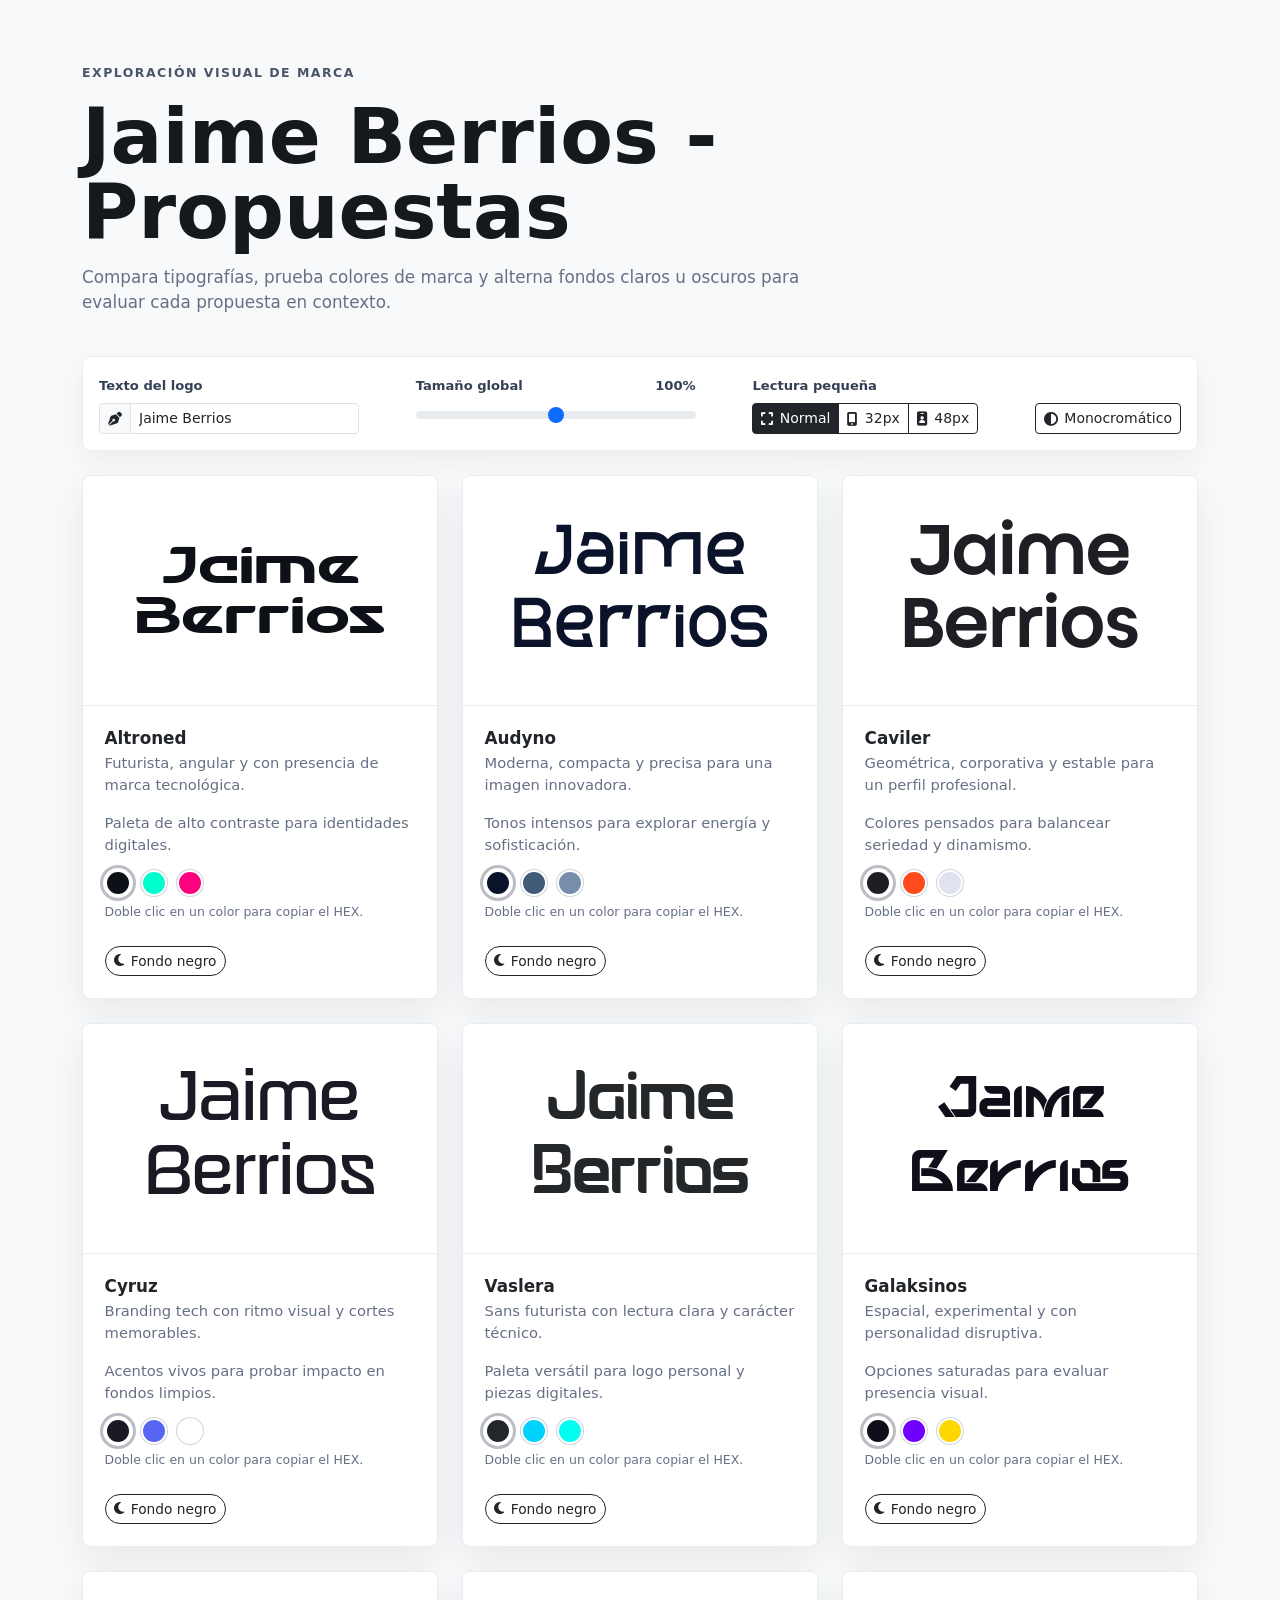
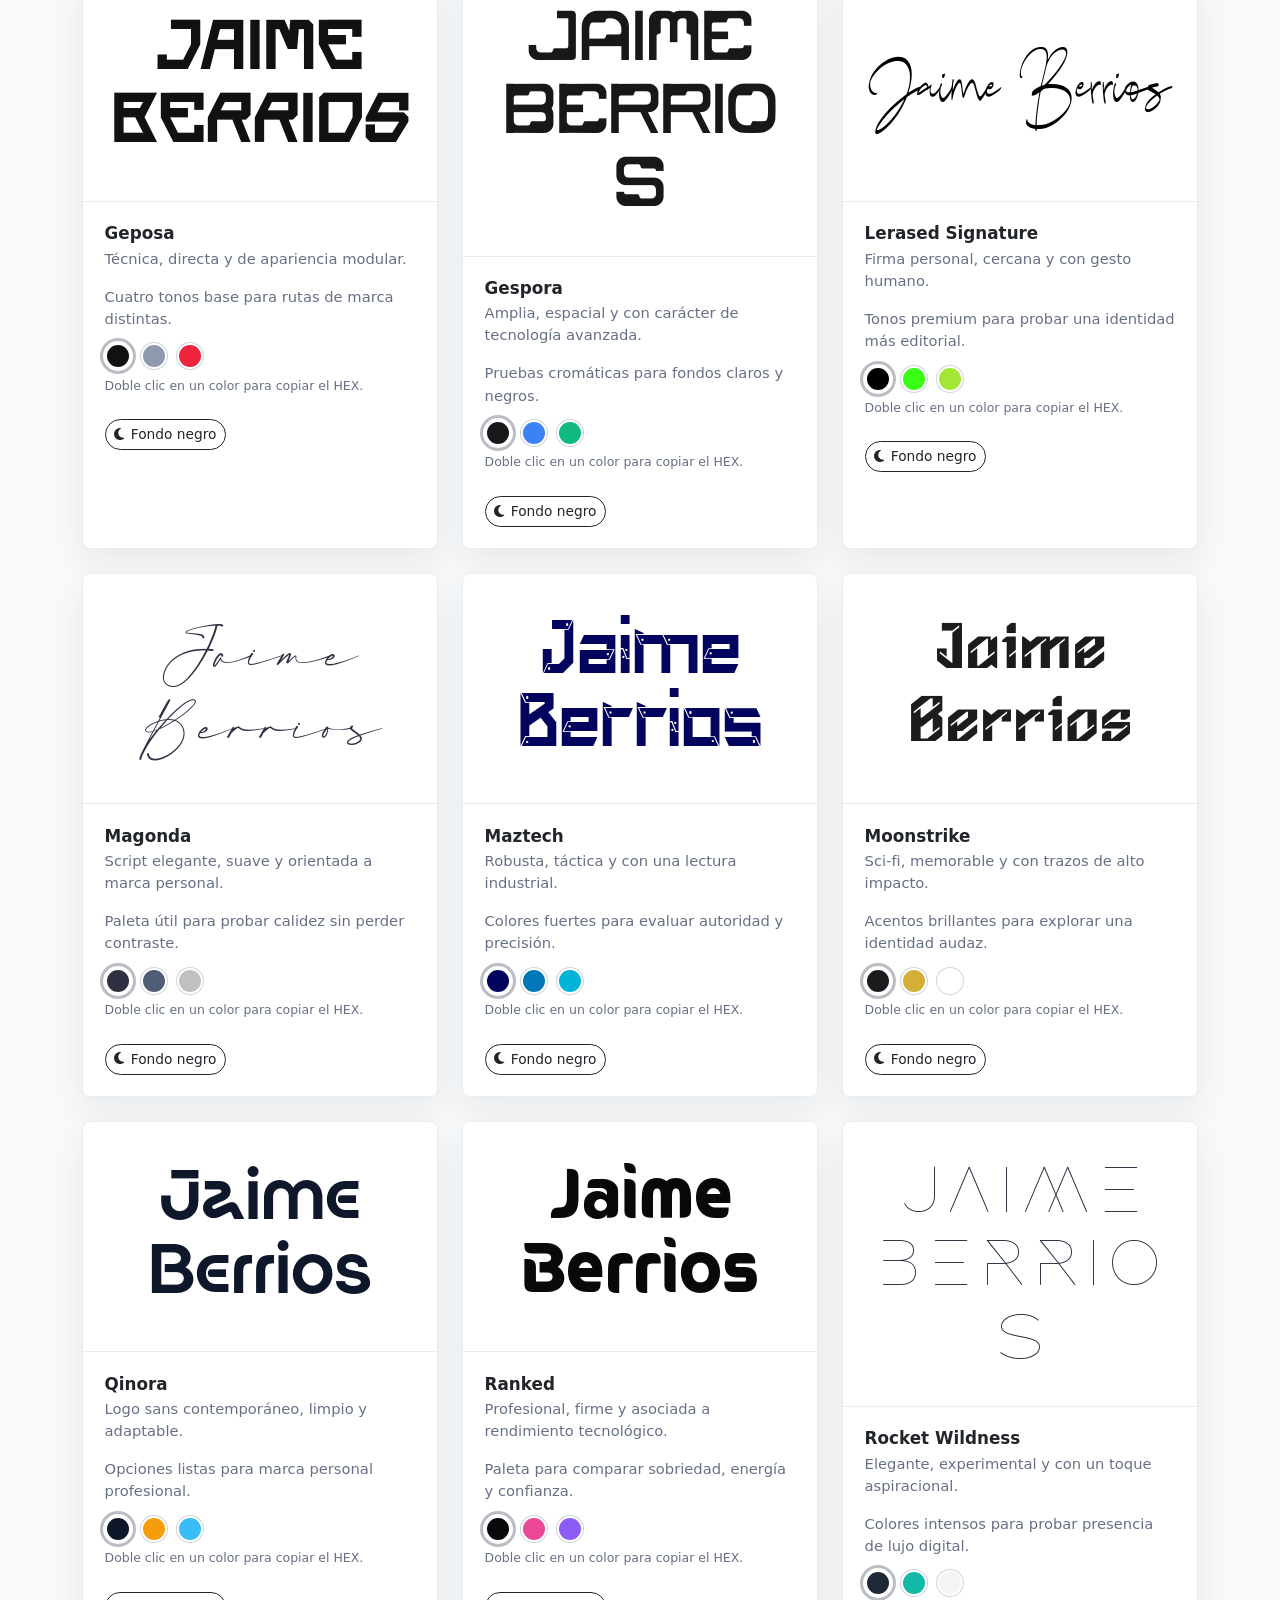
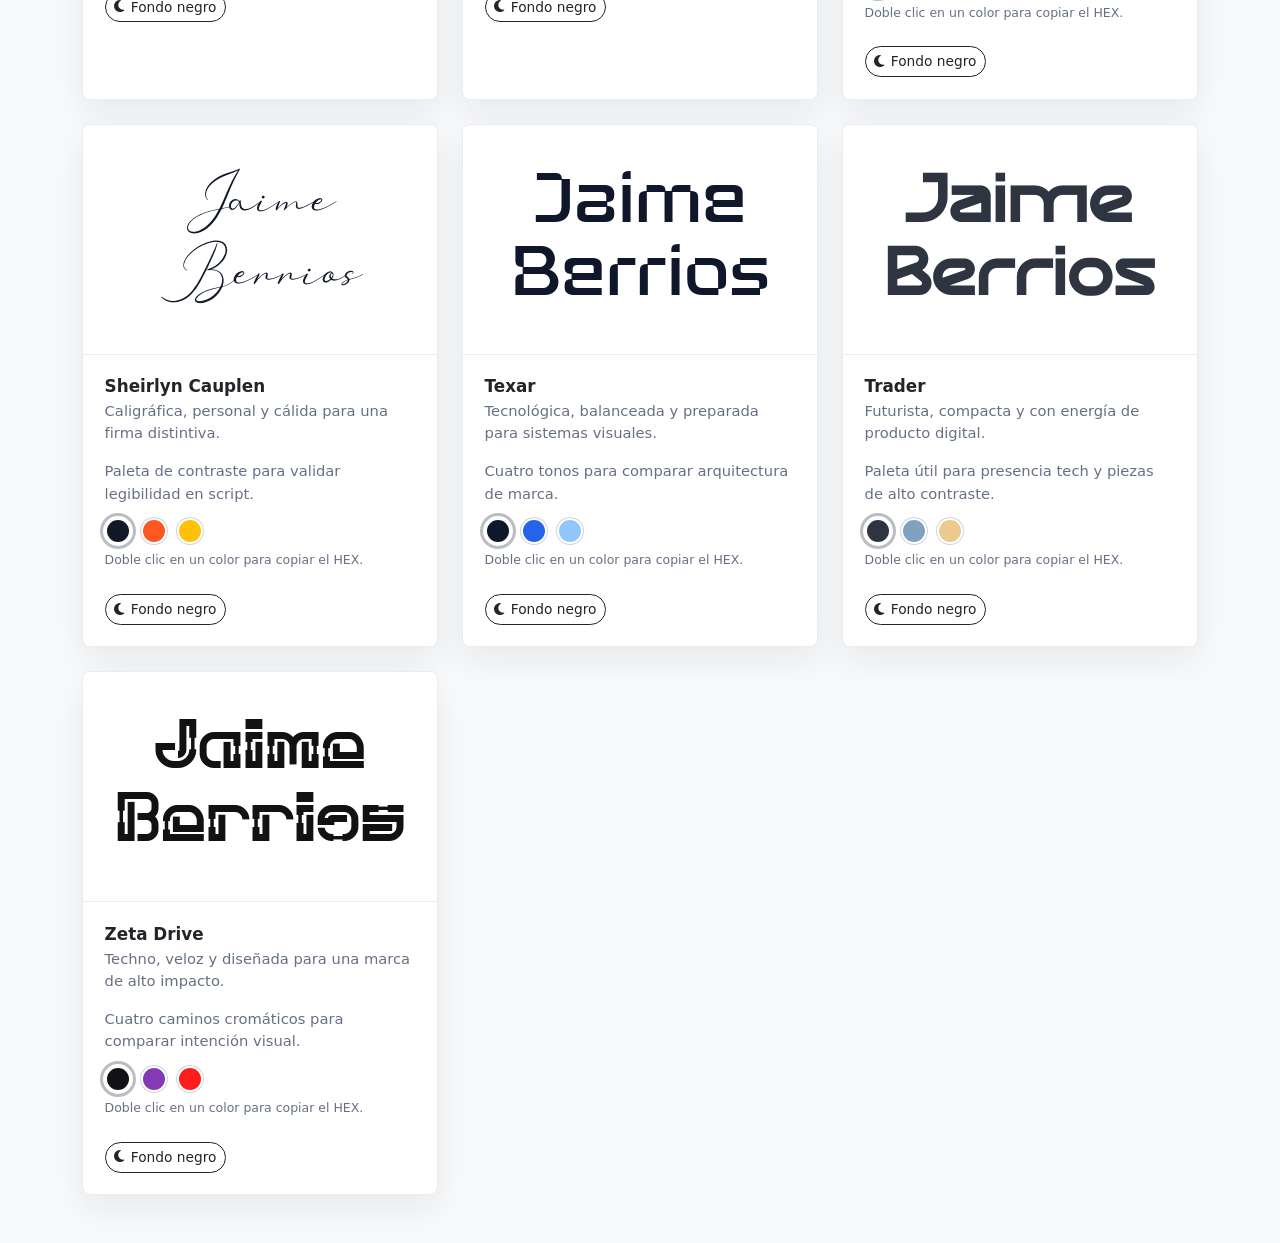
<file: index.html>
﻿<!doctype html>
<html lang="es">
  <head>
    <meta charset="utf-8">
    <meta name="viewport" content="width=device-width, initial-scale=1">
    <title>Jaime Berrios - Propuestas</title>

    <link href="https://cdn.jsdelivr.net/npm/bootstrap@5.3.3/dist/css/bootstrap.min.css" rel="stylesheet">
    <link href="https://cdnjs.cloudflare.com/ajax/libs/font-awesome/6.5.2/css/all.min.css" rel="stylesheet">
    <link href="assets/css/styles.css" rel="stylesheet">

  </head>

  <body>
    <header class="page-header">
      <div class="container">
        <p class="eyebrow mb-3">Exploración visual de marca</p>
        <h1 class="page-title fw-bold mb-3">Jaime Berrios - Propuestas</h1>
        <p class="page-copy mb-0">
          Compara tipografías, prueba colores de marca y alterna fondos claros u oscuros para evaluar cada propuesta en contexto.
        </p>
      </div>
    </header>

    <main class="container pb-5">
      <section class="toolbar mb-4" aria-label="Controles de comparación">
        <div class="d-flex flex-column flex-xl-row align-items-xl-end justify-content-between gap-3">
          <div class="text-control">
            <label class="toolbar-label mb-2" for="logoTextInput">Texto del logo</label>
            <div class="input-group input-group-sm">
              <span class="input-group-text"><i class="fa-solid fa-pen-nib"></i></span>
              <input class="form-control" id="logoTextInput" type="text" value="Jaime Berrios" aria-label="Texto del logo">
            </div>
          </div>

          <div class="size-control">
            <label class="toolbar-label d-flex justify-content-between mb-2" for="logoSize">
              <span>Tamaño global</span>
              <span id="logoSizeValue">100%</span>
            </label>
            <input class="form-range" id="logoSize" type="range" min="80" max="120" value="100" step="5">
          </div>

          <div>
            <p class="toolbar-label mb-2">Lectura pequeña</p>
            <div class="btn-group btn-group-sm" role="group" aria-label="Vista en tamaño pequeño">
              <button class="btn btn-dark small-preview-toggle" type="button" data-small-preview="normal">
                <i class="fa-solid fa-expand"></i>Normal
              </button>
              <button class="btn btn-outline-dark small-preview-toggle" type="button" data-small-preview="32">
                <i class="fa-solid fa-mobile-screen-button"></i>32px
              </button>
              <button class="btn btn-outline-dark small-preview-toggle" type="button" data-small-preview="48">
                <i class="fa-solid fa-id-badge"></i>48px
              </button>
            </div>
          </div>

          <button class="btn btn-outline-dark btn-sm" id="monochromeToggle" type="button" aria-pressed="false">
            <i class="fa-solid fa-circle-half-stroke"></i><span>Monocromático</span>
          </button>
        </div>
      </section>

      <div class="row g-4">
        <div class="col-12 col-md-6 col-xl-4">
          <article class="card proposal-card h-100">
            <div class="logo-stage"><span class="logo-text font-altroned">Jaime Berrios</span></div>
            <div class="controls">
              <h2 class="proposal-title mb-1">Altroned</h2>
              <p class="proposal-description mb-3">Futurista, angular y con presencia de marca tecnológica.</p>
              <p class="palette-note mb-0">Paleta de alto contraste para identidades digitales.</p>
              <div class="swatch-row" aria-label="Colores para Altroned"></div>
              <button class="btn btn-outline-dark btn-sm theme-toggle mt-4" type="button"><i class="fa-solid fa-moon"></i><span>Fondo negro</span></button>
            </div>
          </article>
        </div>

        <div class="col-12 col-md-6 col-xl-4">
          <article class="card proposal-card h-100">
            <div class="logo-stage"><span class="logo-text font-audyno">Jaime Berrios</span></div>
            <div class="controls">
              <h2 class="proposal-title mb-1">Audyno</h2>
              <p class="proposal-description mb-3">Moderna, compacta y precisa para una imagen innovadora.</p>
              <p class="palette-note mb-0">Tonos intensos para explorar energía y sofisticación.</p>
              <div class="swatch-row" aria-label="Colores para Audyno"></div>
              <button class="btn btn-outline-dark btn-sm theme-toggle mt-4" type="button"><i class="fa-solid fa-moon"></i><span>Fondo negro</span></button>
            </div>
          </article>
        </div>

        <div class="col-12 col-md-6 col-xl-4">
          <article class="card proposal-card h-100">
            <div class="logo-stage"><span class="logo-text font-caviler">Jaime Berrios</span></div>
            <div class="controls">
              <h2 class="proposal-title mb-1">Caviler</h2>
              <p class="proposal-description mb-3">Geométrica, corporativa y estable para un perfil profesional.</p>
              <p class="palette-note mb-0">Colores pensados para balancear seriedad y dinamismo.</p>
              <div class="swatch-row" aria-label="Colores para Caviler"></div>
              <button class="btn btn-outline-dark btn-sm theme-toggle mt-4" type="button"><i class="fa-solid fa-moon"></i><span>Fondo negro</span></button>
            </div>
          </article>
        </div>

        <div class="col-12 col-md-6 col-xl-4">
          <article class="card proposal-card h-100">
            <div class="logo-stage"><span class="logo-text font-cyruz">Jaime Berrios</span></div>
            <div class="controls">
              <h2 class="proposal-title mb-1">Cyruz</h2>
              <p class="proposal-description mb-3">Branding tech con ritmo visual y cortes memorables.</p>
              <p class="palette-note mb-0">Acentos vivos para probar impacto en fondos limpios.</p>
              <div class="swatch-row" aria-label="Colores para Cyruz"></div>
              <button class="btn btn-outline-dark btn-sm theme-toggle mt-4" type="button"><i class="fa-solid fa-moon"></i><span>Fondo negro</span></button>
            </div>
          </article>
        </div>

        <div class="col-12 col-md-6 col-xl-4">
          <article class="card proposal-card h-100">
            <div class="logo-stage"><span class="logo-text font-vaslera">Jaime Berrios</span></div>
            <div class="controls">
              <h2 class="proposal-title mb-1">Vaslera</h2>
              <p class="proposal-description mb-3">Sans futurista con lectura clara y carácter técnico.</p>
              <p class="palette-note mb-0">Paleta versátil para logo personal y piezas digitales.</p>
              <div class="swatch-row" aria-label="Colores para Vaslera"></div>
              <button class="btn btn-outline-dark btn-sm theme-toggle mt-4" type="button"><i class="fa-solid fa-moon"></i><span>Fondo negro</span></button>
            </div>
          </article>
        </div>

        <div class="col-12 col-md-6 col-xl-4">
          <article class="card proposal-card h-100">
            <div class="logo-stage"><span class="logo-text font-galaksinos">Jaime Berrios</span></div>
            <div class="controls">
              <h2 class="proposal-title mb-1">Galaksinos</h2>
              <p class="proposal-description mb-3">Espacial, experimental y con personalidad disruptiva.</p>
              <p class="palette-note mb-0">Opciones saturadas para evaluar presencia visual.</p>
              <div class="swatch-row" aria-label="Colores para Galaksinos"></div>
              <button class="btn btn-outline-dark btn-sm theme-toggle mt-4" type="button"><i class="fa-solid fa-moon"></i><span>Fondo negro</span></button>
            </div>
          </article>
        </div>

        <div class="col-12 col-md-6 col-xl-4">
          <article class="card proposal-card h-100">
            <div class="logo-stage"><span class="logo-text font-geposa">Jaime Berrios</span></div>
            <div class="controls">
              <h2 class="proposal-title mb-1">Geposa</h2>
              <p class="proposal-description mb-3">Técnica, directa y de apariencia modular.</p>
              <p class="palette-note mb-0">Cuatro tonos base para rutas de marca distintas.</p>
              <div class="swatch-row" aria-label="Colores para Geposa"></div>
              <button class="btn btn-outline-dark btn-sm theme-toggle mt-4" type="button"><i class="fa-solid fa-moon"></i><span>Fondo negro</span></button>
            </div>
          </article>
        </div>

        <div class="col-12 col-md-6 col-xl-4">
          <article class="card proposal-card h-100">
            <div class="logo-stage"><span class="logo-text font-gespora">Jaime Berrios</span></div>
            <div class="controls">
              <h2 class="proposal-title mb-1">Gespora</h2>
              <p class="proposal-description mb-3">Amplia, espacial y con carácter de tecnología avanzada.</p>
              <p class="palette-note mb-0">Pruebas cromáticas para fondos claros y negros.</p>
              <div class="swatch-row" aria-label="Colores para Gespora"></div>
              <button class="btn btn-outline-dark btn-sm theme-toggle mt-4" type="button"><i class="fa-solid fa-moon"></i><span>Fondo negro</span></button>
            </div>
          </article>
        </div>

        <div class="col-12 col-md-6 col-xl-4">
          <article class="card proposal-card h-100">
            <div class="logo-stage"><span class="logo-text font-lerased">Jaime Berrios</span></div>
            <div class="controls">
              <h2 class="proposal-title mb-1">Lerased Signature</h2>
              <p class="proposal-description mb-3">Firma personal, cercana y con gesto humano.</p>
              <p class="palette-note mb-0">Tonos premium para probar una identidad más editorial.</p>
              <div class="swatch-row" aria-label="Colores para Lerased Signature"></div>
              <button class="btn btn-outline-dark btn-sm theme-toggle mt-4" type="button"><i class="fa-solid fa-moon"></i><span>Fondo negro</span></button>
            </div>
          </article>
        </div>

        <div class="col-12 col-md-6 col-xl-4">
          <article class="card proposal-card h-100">
            <div class="logo-stage"><span class="logo-text font-magonda">Jaime Berrios</span></div>
            <div class="controls">
              <h2 class="proposal-title mb-1">Magonda</h2>
              <p class="proposal-description mb-3">Script elegante, suave y orientada a marca personal.</p>
              <p class="palette-note mb-0">Paleta útil para probar calidez sin perder contraste.</p>
              <div class="swatch-row" aria-label="Colores para Magonda"></div>
              <button class="btn btn-outline-dark btn-sm theme-toggle mt-4" type="button"><i class="fa-solid fa-moon"></i><span>Fondo negro</span></button>
            </div>
          </article>
        </div>

        <div class="col-12 col-md-6 col-xl-4">
          <article class="card proposal-card h-100">
            <div class="logo-stage"><span class="logo-text font-maztech">Jaime Berrios</span></div>
            <div class="controls">
              <h2 class="proposal-title mb-1">Maztech</h2>
              <p class="proposal-description mb-3">Robusta, táctica y con una lectura industrial.</p>
              <p class="palette-note mb-0">Colores fuertes para evaluar autoridad y precisión.</p>
              <div class="swatch-row" aria-label="Colores para Maztech"></div>
              <button class="btn btn-outline-dark btn-sm theme-toggle mt-4" type="button"><i class="fa-solid fa-moon"></i><span>Fondo negro</span></button>
            </div>
          </article>
        </div>

        <div class="col-12 col-md-6 col-xl-4">
          <article class="card proposal-card h-100">
            <div class="logo-stage"><span class="logo-text font-moonstrike">Jaime Berrios</span></div>
            <div class="controls">
              <h2 class="proposal-title mb-1">Moonstrike</h2>
              <p class="proposal-description mb-3">Sci-fi, memorable y con trazos de alto impacto.</p>
              <p class="palette-note mb-0">Acentos brillantes para explorar una identidad audaz.</p>
              <div class="swatch-row" aria-label="Colores para Moonstrike"></div>
              <button class="btn btn-outline-dark btn-sm theme-toggle mt-4" type="button"><i class="fa-solid fa-moon"></i><span>Fondo negro</span></button>
            </div>
          </article>
        </div>

        <div class="col-12 col-md-6 col-xl-4">
          <article class="card proposal-card h-100">
            <div class="logo-stage"><span class="logo-text font-qinora">Jaime Berrios</span></div>
            <div class="controls">
              <h2 class="proposal-title mb-1">Qinora</h2>
              <p class="proposal-description mb-3">Logo sans contemporáneo, limpio y adaptable.</p>
              <p class="palette-note mb-0">Opciones listas para marca personal profesional.</p>
              <div class="swatch-row" aria-label="Colores para Qinora"></div>
              <button class="btn btn-outline-dark btn-sm theme-toggle mt-4" type="button"><i class="fa-solid fa-moon"></i><span>Fondo negro</span></button>
            </div>
          </article>
        </div>

        <div class="col-12 col-md-6 col-xl-4">
          <article class="card proposal-card h-100">
            <div class="logo-stage"><span class="logo-text font-ranked">Jaime Berrios</span></div>
            <div class="controls">
              <h2 class="proposal-title mb-1">Ranked</h2>
              <p class="proposal-description mb-3">Profesional, firme y asociada a rendimiento tecnológico.</p>
              <p class="palette-note mb-0">Paleta para comparar sobriedad, energía y confianza.</p>
              <div class="swatch-row" aria-label="Colores para Ranked"></div>
              <button class="btn btn-outline-dark btn-sm theme-toggle mt-4" type="button"><i class="fa-solid fa-moon"></i><span>Fondo negro</span></button>
            </div>
          </article>
        </div>

        <div class="col-12 col-md-6 col-xl-4">
          <article class="card proposal-card h-100">
            <div class="logo-stage"><span class="logo-text font-rocket">Jaime Berrios</span></div>
            <div class="controls">
              <h2 class="proposal-title mb-1">Rocket Wildness</h2>
              <p class="proposal-description mb-3">Elegante, experimental y con un toque aspiracional.</p>
              <p class="palette-note mb-0">Colores intensos para probar presencia de lujo digital.</p>
              <div class="swatch-row" aria-label="Colores para Rocket Wildness"></div>
              <button class="btn btn-outline-dark btn-sm theme-toggle mt-4" type="button"><i class="fa-solid fa-moon"></i><span>Fondo negro</span></button>
            </div>
          </article>
        </div>

        <div class="col-12 col-md-6 col-xl-4">
          <article class="card proposal-card h-100">
            <div class="logo-stage"><span class="logo-text font-sheirlyn">Jaime Berrios</span></div>
            <div class="controls">
              <h2 class="proposal-title mb-1">Sheirlyn Cauplen</h2>
              <p class="proposal-description mb-3">Caligráfica, personal y cálida para una firma distintiva.</p>
              <p class="palette-note mb-0">Paleta de contraste para validar legibilidad en script.</p>
              <div class="swatch-row" aria-label="Colores para Sheirlyn Cauplen"></div>
              <button class="btn btn-outline-dark btn-sm theme-toggle mt-4" type="button"><i class="fa-solid fa-moon"></i><span>Fondo negro</span></button>
            </div>
          </article>
        </div>

        <div class="col-12 col-md-6 col-xl-4">
          <article class="card proposal-card h-100">
            <div class="logo-stage"><span class="logo-text font-texar">Jaime Berrios</span></div>
            <div class="controls">
              <h2 class="proposal-title mb-1">Texar</h2>
              <p class="proposal-description mb-3">Tecnológica, balanceada y preparada para sistemas visuales.</p>
              <p class="palette-note mb-0">Cuatro tonos para comparar arquitectura de marca.</p>
              <div class="swatch-row" aria-label="Colores para Texar"></div>
              <button class="btn btn-outline-dark btn-sm theme-toggle mt-4" type="button"><i class="fa-solid fa-moon"></i><span>Fondo negro</span></button>
            </div>
          </article>
        </div>

        <div class="col-12 col-md-6 col-xl-4">
          <article class="card proposal-card h-100">
            <div class="logo-stage"><span class="logo-text font-trader">Jaime Berrios</span></div>
            <div class="controls">
              <h2 class="proposal-title mb-1">Trader</h2>
              <p class="proposal-description mb-3">Futurista, compacta y con energía de producto digital.</p>
              <p class="palette-note mb-0">Paleta útil para presencia tech y piezas de alto contraste.</p>
              <div class="swatch-row" aria-label="Colores para Trader"></div>
              <button class="btn btn-outline-dark btn-sm theme-toggle mt-4" type="button"><i class="fa-solid fa-moon"></i><span>Fondo negro</span></button>
            </div>
          </article>
        </div>

        <div class="col-12 col-md-6 col-xl-4">
          <article class="card proposal-card h-100">
            <div class="logo-stage"><span class="logo-text font-zeta">Jaime Berrios</span></div>
            <div class="controls">
              <h2 class="proposal-title mb-1">Zeta Drive</h2>
              <p class="proposal-description mb-3">Techno, veloz y diseñada para una marca de alto impacto.</p>
              <p class="palette-note mb-0">Cuatro caminos cromáticos para comparar intención visual.</p>
              <div class="swatch-row" aria-label="Colores para Zeta Drive"></div>
              <button class="btn btn-outline-dark btn-sm theme-toggle mt-4" type="button"><i class="fa-solid fa-moon"></i><span>Fondo negro</span></button>
            </div>
          </article>
        </div>
      </div>
    </main>

    <div class="toast-lite" id="toastLite" role="status" aria-live="polite"></div>
    <script src="assets/js/app.js"></script>
</body>
</html>
</file>
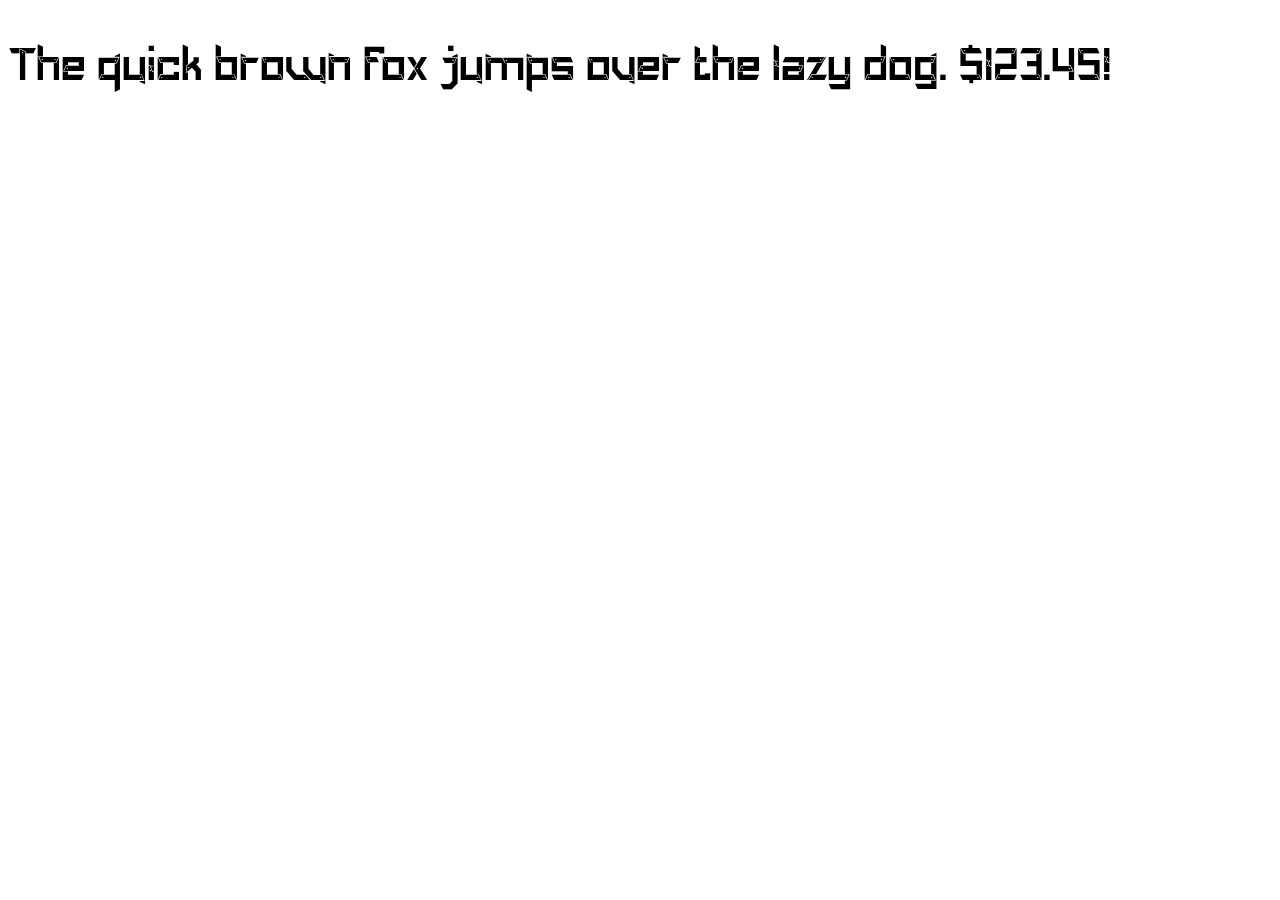
<file: assets/fonts/maztech-military-technology-font-2026-04-07-06-06-28-utc/Web-PS/Maztech.html>
<!DOCTYPE html PUBLIC "-//W3C//DTD XHTML 1.0 Strict//EN" "http://www.w3.org/TR/xhtml1/DTD/xhtml1-strict.dtd">
<html lang="en" xml:lang="en" xmlns="http://www.w3.org/1999/xhtml">
<head>
<meta content="text/html; charset=utf-8" http-equiv="content-type"/>
<meta content="en-us" http-equiv="Content-Language"/>
<title>Maztech Regular - Web Font Specimen</title>
<link rel="stylesheet" type="text/css" media="screen" href="Maztech.css" />
<style type="text/css" media="screen">
body { font-size: 42px; font-family: "Maztech", Georgia; }
</style>
</head>
<body>
<p contenteditable="true">The quick brown fox jumps over the lazy dog. $123.45!</p>
</body>
</html>
</file>
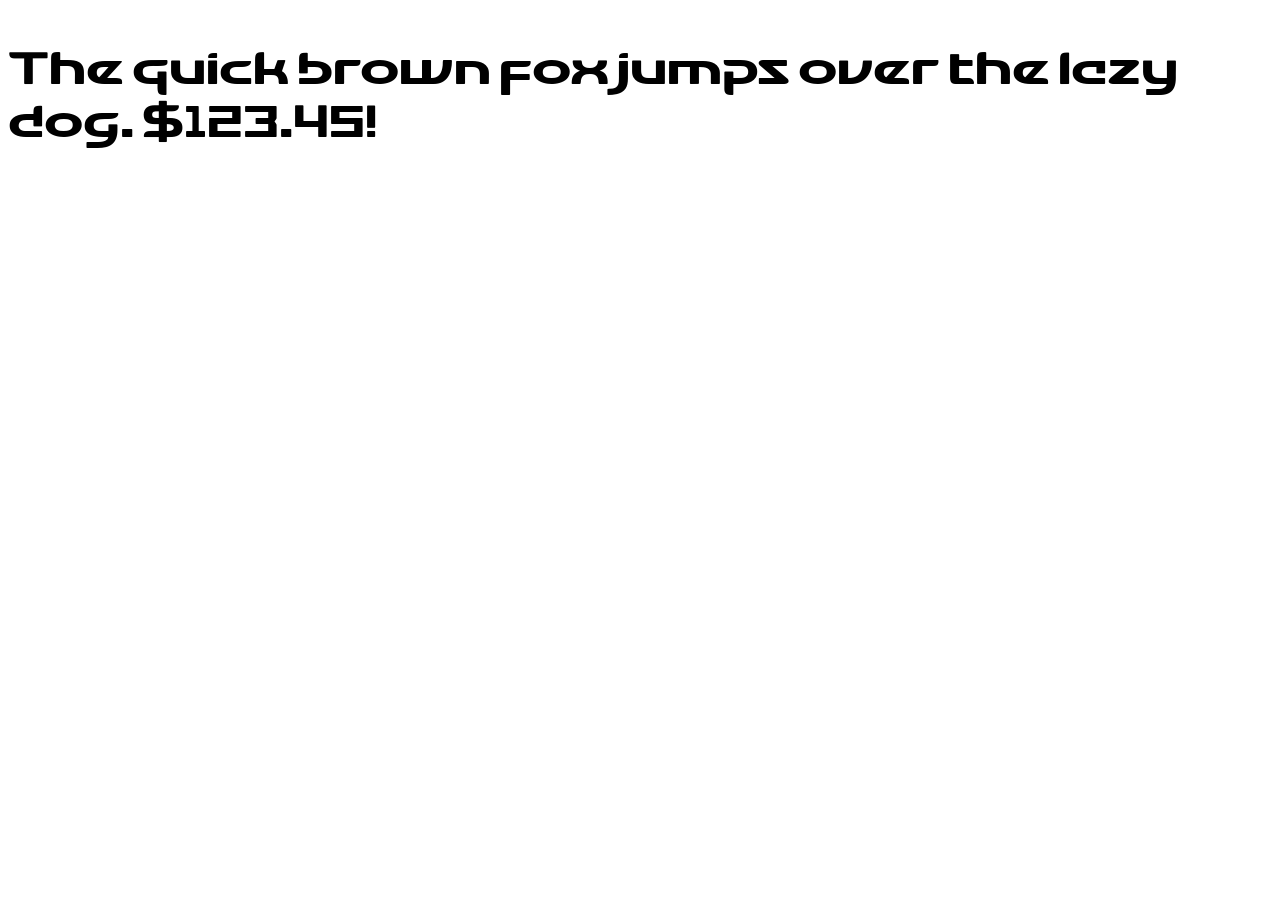
<file: assets/fonts/altroned-tech-logo-font-2026-04-07-06-12-01-utc/ALTRONED/Web-TT/ALTRONED.html>
<!DOCTYPE html PUBLIC "-//W3C//DTD XHTML 1.0 Strict//EN" "http://www.w3.org/TR/xhtml1/DTD/xhtml1-strict.dtd">
<html lang="en" xml:lang="en" xmlns="http://www.w3.org/1999/xhtml">
<head>
<meta content="text/html; charset=utf-8" http-equiv="content-type"/>
<meta content="en-us" http-equiv="Content-Language"/>
<title>ALTRONED Regular - Web Font Specimen</title>
<link rel="stylesheet" type="text/css" media="screen" href="ALTRONED.css" />
<style type="text/css" media="screen">
body { font-size: 42px; font-family: "ALTRONED", Georgia; }
</style>
</head>
<body>
<p contenteditable="true">The quick brown fox jumps over the lazy dog. $123.45!</p>
</body>
</html>
</file>
<file: assets/css/styles.css>
﻿/* Fuentes locales para las propuestas de logo. */
      @font-face {
        font-family: "Altroned";
        src: url("../fonts/altroned-tech-logo-font-2026-04-07-06-12-01-utc/ALTRONED/Web-TT/ALTRONED.woff2") format("woff2");
      }

      @font-face {
        font-family: "Audyno";
        src: url("../fonts/audyno-modern-tech-typeface-2026-04-07-06-13-30-utc/Audyno.woff") format("woff");
      }

      @font-face {
        font-family: "Caviler";
        src: url("../fonts/caviler-geometric-corporate-sans-serif-font-2026-04-07-06-21-48-utc/Caviler.woff2") format("woff2");
      }

      @font-face {
        font-family: "Cyruz";
        src: url("../fonts/cyruz-modern-branding-technology-logo-font-2026-04-07-06-21-42-utc/CYRUZ.woff2") format("woff2");
      }

      @font-face {
        font-family: "Vaslera";
        src: url("../fonts/futuristic-tech-sans-serif-font-vaslera-2026-06-15-17-14-51-utc/Vaslera-Regular.woff2") format("woff2");
      }

      @font-face {
        font-family: "Vaslera Italic";
        src: url("../fonts/futuristic-tech-sans-serif-font-vaslera-2026-06-15-17-14-51-utc/Vaslera-Italic.woff2") format("woff2");
      }

      @font-face {
        font-family: "Galaksinos";
        src: url("../fonts/galaksinos-futuristic-tech-font-2026-04-07-06-10-21-utc/Galaksinos/Galaksinos.woff2") format("woff2");
      }

      @font-face {
        font-family: "Galaksinos Slant";
        src: url("../fonts/galaksinos-futuristic-tech-font-2026-04-07-06-10-21-utc/Galaksinos Slant/Galaksinos Slant.woff2") format("woff2");
      }

      @font-face {
        font-family: "Geposa";
        src: url("../fonts/geposa-tech-font-2026-04-07-06-11-50-utc/Geposa.woff") format("woff");
      }

      @font-face {
        font-family: "Gespora";
        src: url("../fonts/gespora-space-tech-font-2026-04-07-06-11-42-utc/Gespora.woff") format("woff");
      }

      @font-face {
        font-family: "Lerased Signature";
        src: url("../fonts/lerased-casual-signature-2026-04-07-06-12-09-utc/Lerased Signature.ttf") format("truetype");
      }

      @font-face {
        font-family: "Magonda";
        src: url("../fonts/magonda-casual-script-font-2026-04-07-06-12-53-utc/WOFF/Magonda.woff2") format("woff2");
      }

      @font-face {
        font-family: "Maztech";
        src: url("../fonts/maztech-military-technology-font-2026-04-07-06-06-28-utc/Web-TT/Maztech.woff") format("woff");
      }

      @font-face {
        font-family: "Moonstrike";
        src: url("../fonts/moonstrike-futuristic-tech-font-2026-04-07-06-10-21-utc/Moonstrike/Moonstrike.woff2") format("woff2");
      }

      @font-face {
        font-family: "Qinora";
        src: url("../fonts/qinora-sans-serif-logo-tech-font-2026-04-28-22-35-37-utc/Qinora.woff2") format("woff2");
      }

      @font-face {
        font-family: "Ranked";
        src: url("../fonts/ranked-professional-technology-logo-font-2026-04-07-06-21-23-utc/RANKED.woff2") format("woff2");
      }

      @font-face {
        font-family: "Rocket Wildness";
        src: url("../fonts/rocket-modern-elegant-logo-tech-font-2026-04-07-06-18-21-utc/ROCKET WILDNESS.ttf") format("truetype");
      }

      @font-face {
        font-family: "Sheirlyn Cauplen";
        src: url("../fonts/sheirlyn-cauplen-casual-script-2026-04-07-06-25-22-utc/Sheirlyn Cauplen.woff2") format("woff2");
      }

      @font-face {
        font-family: "Texar";
        src: url("../fonts/texar-technology-font-family-2026-04-07-06-19-37-utc/TEXAR/TEXAR.woff2") format("woff2");
      }

      @font-face {
        font-family: "Texar Bold";
        src: url("../fonts/texar-technology-font-family-2026-04-07-06-19-37-utc/TEXAR-Bold/TEXAR-Bold.woff2") format("woff2");
      }

      @font-face {
        font-family: "Texar Light";
        src: url("../fonts/texar-technology-font-family-2026-04-07-06-19-37-utc/TEXAR-Light/TEXAR-Light.woff2") format("woff2");
      }

      @font-face {
        font-family: "Trader";
        src: url("../fonts/trader-futuristic-tech-font-2026-04-07-06-21-00-utc/TRADER.woff") format("woff");
      }

      @font-face {
        font-family: "Zeta Drive";
        src: url("../fonts/zeta-drive-futuristic-techno-font-2026-04-07-06-18-46-utc/ZetaDrive.ttf") format("truetype");
      }

      :root {
        --page-bg: #f8f9fa;
        --ink: #15181c;
        --muted: #667085;
        --line: #e8edf2;
        --midnight: #0b132b;
        --electric: #00ffcc;
        --purple: #4a00e0;
        --crimson: #ef233c;
        --theme-toggle-x: 50vw;
        --theme-toggle-y: 50vh;
        --expo-out: linear(
          0 0%,
          0.1684 2.66%,
          0.3165 5.49%,
          0.446 8.52%,
          0.5581 11.78%,
          0.6535 15.29%,
          0.7341 19.11%,
          0.8011 23.3%,
          0.8557 27.93%,
          0.8962 32.68%,
          0.9283 38.01%,
          0.9529 44.08%,
          0.9711 51.14%,
          0.9833 59.06%,
          0.9915 68.74%,
          1 100%
        );
      }

      .theme-transition-active::view-transition-group(root) {
        animation-timing-function: var(--expo-out);
      }

      .theme-transition-active::view-transition-old(root) {
        animation: none;
        animation-fill-mode: both;
        z-index: -1;
      }

      .theme-transition-active::view-transition-new(root) {
        animation: theme-reveal 1s var(--expo-out);
        animation-fill-mode: both;
        clip-path: circle(0 at var(--theme-toggle-x) var(--theme-toggle-y));
      }

      @keyframes theme-reveal {
        to {
          clip-path: circle(150vmax at var(--theme-toggle-x) var(--theme-toggle-y));
        }
      }

      @media (prefers-reduced-motion: reduce) {
        .theme-transition-active::view-transition-group(root),
        .theme-transition-active::view-transition-new(root),
        .theme-transition-active::view-transition-old(root) {
          animation: none;
        }
      }

      body {
        background: var(--page-bg);
        color: var(--ink);
        font-family: system-ui, -apple-system, BlinkMacSystemFont, "Segoe UI", sans-serif;
      }

      .page-header {
        padding: 4rem 0 2.5rem;
      }

      .eyebrow {
        color: #4a5568;
        font-size: 0.78rem;
        font-weight: 700;
        letter-spacing: 0.12em;
        text-transform: uppercase;
      }

      .page-title {
        font-size: clamp(2.4rem, 6vw, 4.9rem);
        letter-spacing: 0;
        line-height: 0.98;
      }

      .page-copy {
        color: var(--muted);
        font-size: 1.05rem;
        max-width: 720px;
      }

      .toolbar {
        background: #ffffff;
        border: 1px solid var(--line);
        border-radius: 8px;
        box-shadow: 0 10px 26px rgba(16, 24, 40, 0.05);
        padding: 1rem;
        position: sticky;
        top: 1rem;
        z-index: 10;
      }

      .toolbar-label {
        color: #344054;
        font-size: 0.82rem;
        font-weight: 700;
      }

      .size-control {
        min-width: min(100%, 280px);
      }

      .text-control {
        min-width: min(100%, 260px);
      }

      .toolbar .btn {
        align-items: center;
        display: inline-flex;
        gap: 0.4rem;
      }

      .proposal-card {
        background: #ffffff;
        border: 1px solid var(--line);
        border-radius: 8px;
        box-shadow: 0 14px 34px rgba(16, 24, 40, 0.07);
        overflow: hidden;
        transition: background-color 180ms ease, border-color 180ms ease, color 180ms ease;
      }

      .logo-stage {
        align-items: center;
        background: #ffffff;
        border-bottom: 1px solid var(--line);
        display: flex;
        justify-content: center;
        min-height: 230px;
        padding: 2rem 1.5rem;
        transition: background-color 180ms ease, border-color 180ms ease;
      }

      .logo-text {
        color: var(--midnight);
        display: block;
        font-size: calc(var(--logo-scale, 1) * clamp(2.35rem, 7vw, 4.4rem));
        line-height: 1.04;
        overflow-wrap: anywhere;
        text-align: center;
        transition: color 160ms ease;
        width: 100%;
      }

      body.small-preview-32 .logo-stage,
      body.small-preview-48 .logo-stage {
        min-height: 132px;
      }

      body.small-preview-32 .logo-text {
        font-size: calc(var(--logo-scale, 1) * 32px);
      }

      body.small-preview-48 .logo-text {
        font-size: calc(var(--logo-scale, 1) * 48px);
      }

      body.is-monochrome .logo-text {
        color: #111111 !important;
      }

      body.is-monochrome .proposal-card.is-dark .logo-text {
        color: #ffffff !important;
      }

      body.is-monochrome .color-swatch {
        filter: grayscale(1);
        opacity: 0.62;
      }

      .controls {
        display: flex;
        flex-direction: column;
        min-height: 230px;
        padding: 1.35rem;
      }

      .proposal-title {
        font-size: 1.05rem;
        font-weight: 750;
      }

      .proposal-description,
      .palette-note {
        color: var(--muted);
        font-size: 0.92rem;
      }

      .swatch-row {
        display: flex;
        gap: 0.65rem;
        margin-top: 0.85rem;
      }

      .color-swatch {
        background: var(--swatch-color);
        border: 2px solid #ffffff;
        border-radius: 50%;
        box-shadow: 0 0 0 1px #d0d5dd;
        height: 26px;
        padding: 0;
        transition: box-shadow 160ms ease, transform 160ms ease;
        width: 26px;
      }

      .color-swatch:hover,
      .color-swatch:focus-visible {
        transform: translateY(-1px);
      }

      .color-swatch.is-active {
        box-shadow: 0 0 0 2px #ffffff, 0 0 0 5px rgba(11, 19, 43, 0.28);
      }

      .theme-toggle {
        align-items: center;
        border-radius: 999px;
        display: inline-flex;
        font-size: 0.86rem;
        gap: 0.45rem;
        margin-top: auto;
        width: fit-content;
      }

      .copy-hint {
        color: var(--muted);
        font-size: 0.78rem;
        margin-top: 0.45rem;
      }

      .proposal-card.is-dark {
        background: #111111;
        border-color: #242424;
        color: #ffffff;
      }

      .proposal-card.is-dark .logo-stage {
        background: #111111;
        border-color: #242424;
      }

      .proposal-card.is-dark .proposal-description,
      .proposal-card.is-dark .palette-note,
      .proposal-card.is-dark .copy-hint {
        color: #c9ced6;
      }

      .proposal-card.is-dark .color-swatch {
        border-color: #111111;
        box-shadow: 0 0 0 1px #505050;
      }

      .proposal-card.is-dark .color-swatch.is-active {
        box-shadow: 0 0 0 2px #111111, 0 0 0 5px rgba(255, 255, 255, 0.38);
      }

      .font-altroned {
        font-family: "Altroned", sans-serif;
        font-size: calc(var(--logo-scale, 1) * clamp(1.65rem, 4.7vw, 3rem));
      }
      .font-audyno { font-family: "Audyno", sans-serif; }
      .font-caviler { font-family: "Caviler", sans-serif; }
      .font-cyruz { font-family: "Cyruz", sans-serif; }
      .font-vaslera { font-family: "Vaslera", sans-serif; }
      .font-vaslera-italic { font-family: "Vaslera Italic", sans-serif; }
      .font-galaksinos { font-family: "Galaksinos", sans-serif; }
      .font-galaksinos-slant { font-family: "Galaksinos Slant", sans-serif; }
      .font-geposa { font-family: "Geposa", sans-serif; }
      .font-gespora { font-family: "Gespora", sans-serif; }
      .font-lerased { font-family: "Lerased Signature", cursive; }
      .font-magonda { font-family: "Magonda", cursive; }
      .font-maztech { font-family: "Maztech", sans-serif; }
      .font-moonstrike { font-family: "Moonstrike", sans-serif; }
      .font-qinora { font-family: "Qinora", sans-serif; }
      .font-ranked { font-family: "Ranked", sans-serif; }
      .font-rocket { font-family: "Rocket Wildness", sans-serif; }
      .font-sheirlyn { font-family: "Sheirlyn Cauplen", cursive; }
      .font-texar { font-family: "Texar", sans-serif; }
      .font-texar-bold { font-family: "Texar Bold", sans-serif; }
      .font-texar-light { font-family: "Texar Light", sans-serif; }
      .font-trader { font-family: "Trader", sans-serif; }
      .font-zeta { font-family: "Zeta Drive", sans-serif; }

      .toast-lite {
        background: #111827;
        border-radius: 999px;
        bottom: 1.25rem;
        box-shadow: 0 12px 30px rgba(16, 24, 40, 0.18);
        color: #ffffff;
        font-size: 0.9rem;
        left: 50%;
        opacity: 0;
        padding: 0.7rem 1rem;
        pointer-events: none;
        position: fixed;
        transform: translate(-50%, 18px);
        transition: opacity 160ms ease, transform 160ms ease;
        z-index: 20;
      }

      .toast-lite.is-visible {
        opacity: 1;
        transform: translate(-50%, 0);
      }

      @media (max-width: 767.98px) {
        .toolbar {
          top: 0.5rem;
        }
      }
</file>
<file: assets/fonts/maztech-military-technology-font-2026-04-07-06-06-28-utc/Web-PS/Maztech.css>
/* Webfont: Maztech-Regular */@font-face {
    font-family: 'Maztech';
    src: url('Maztech.woff2') format('woff2'), /* Modern Browsers */
         url('Maztech.otf') format('opentype'); /* Safari, Android, iOS */
             font-style: normal;
    font-weight: normal;
    text-rendering: optimizeLegibility;
}
</file>
<file: assets/fonts/altroned-tech-logo-font-2026-04-07-06-12-01-utc/ALTRONED/Web-TT/ALTRONED.css>
/* Webfont: ALTRONED-Regular */@font-face {
    font-family: 'ALTRONED';
    src: url('ALTRONED.eot'); /* IE9 Compat Modes */
    src: url('ALTRONED.eot?#iefix') format('embedded-opentype'), /* IE6-IE8 */
         url('ALTRONED.woff') format('woff'), /* Modern Browsers */
         url('ALTRONED.woff2') format('woff2'), /* Modern Browsers */
         url('ALTRONED.ttf') format('truetype'); /* Safari, Android, iOS */
             font-style: normal;
    font-weight: normal;
    text-rendering: optimizeLegibility;
}
</file>
